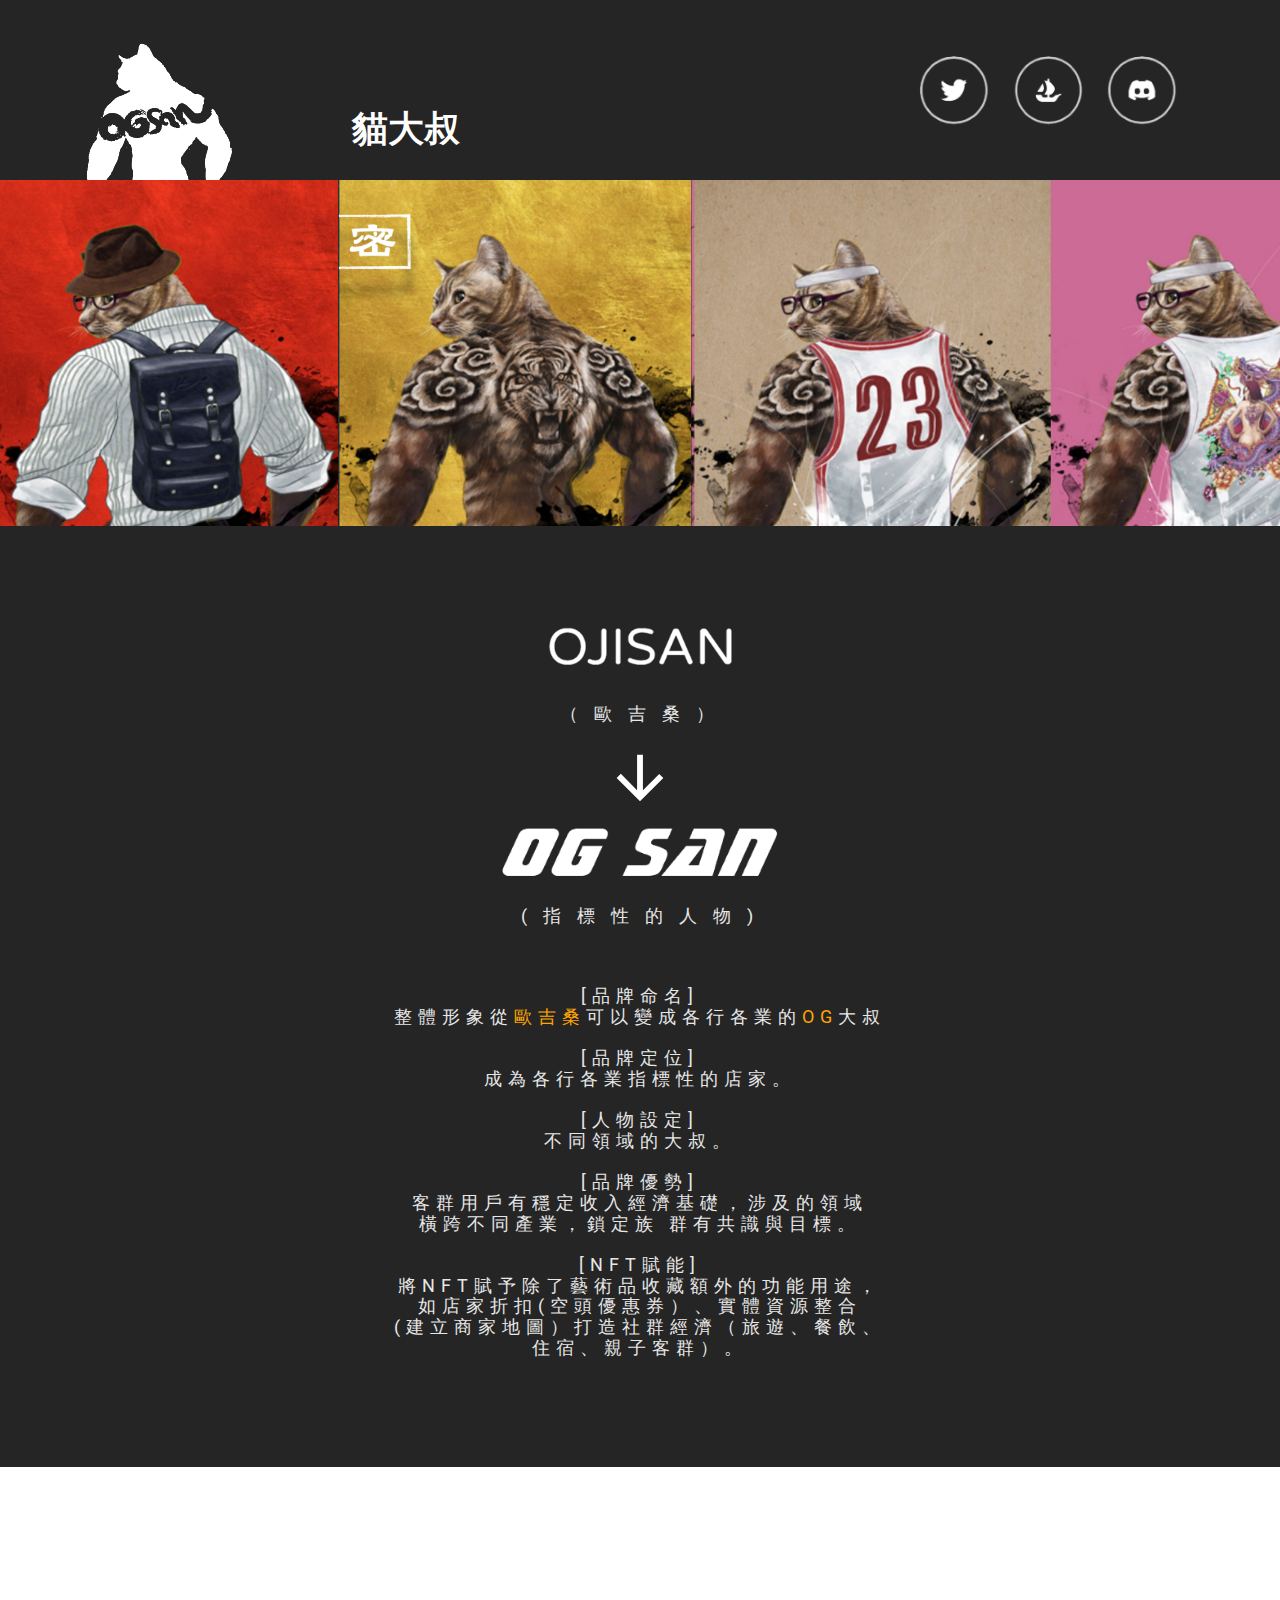
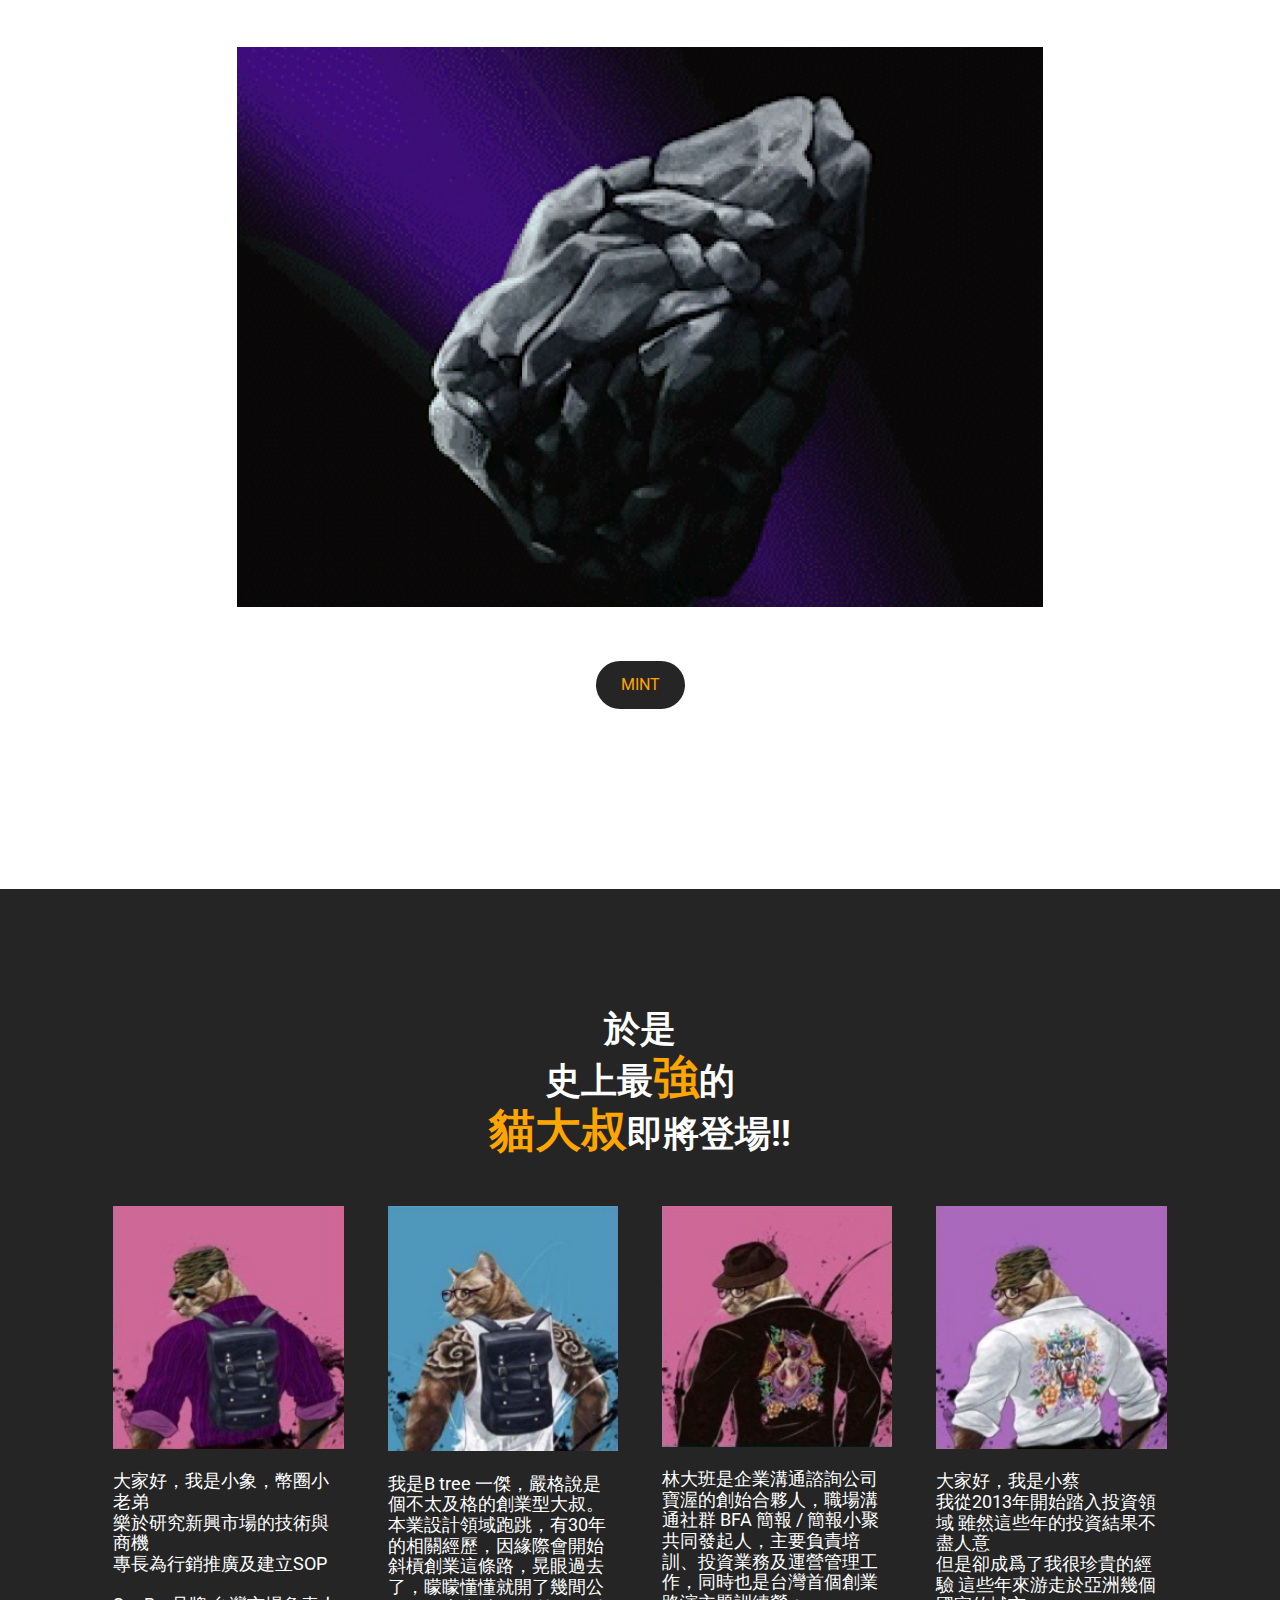
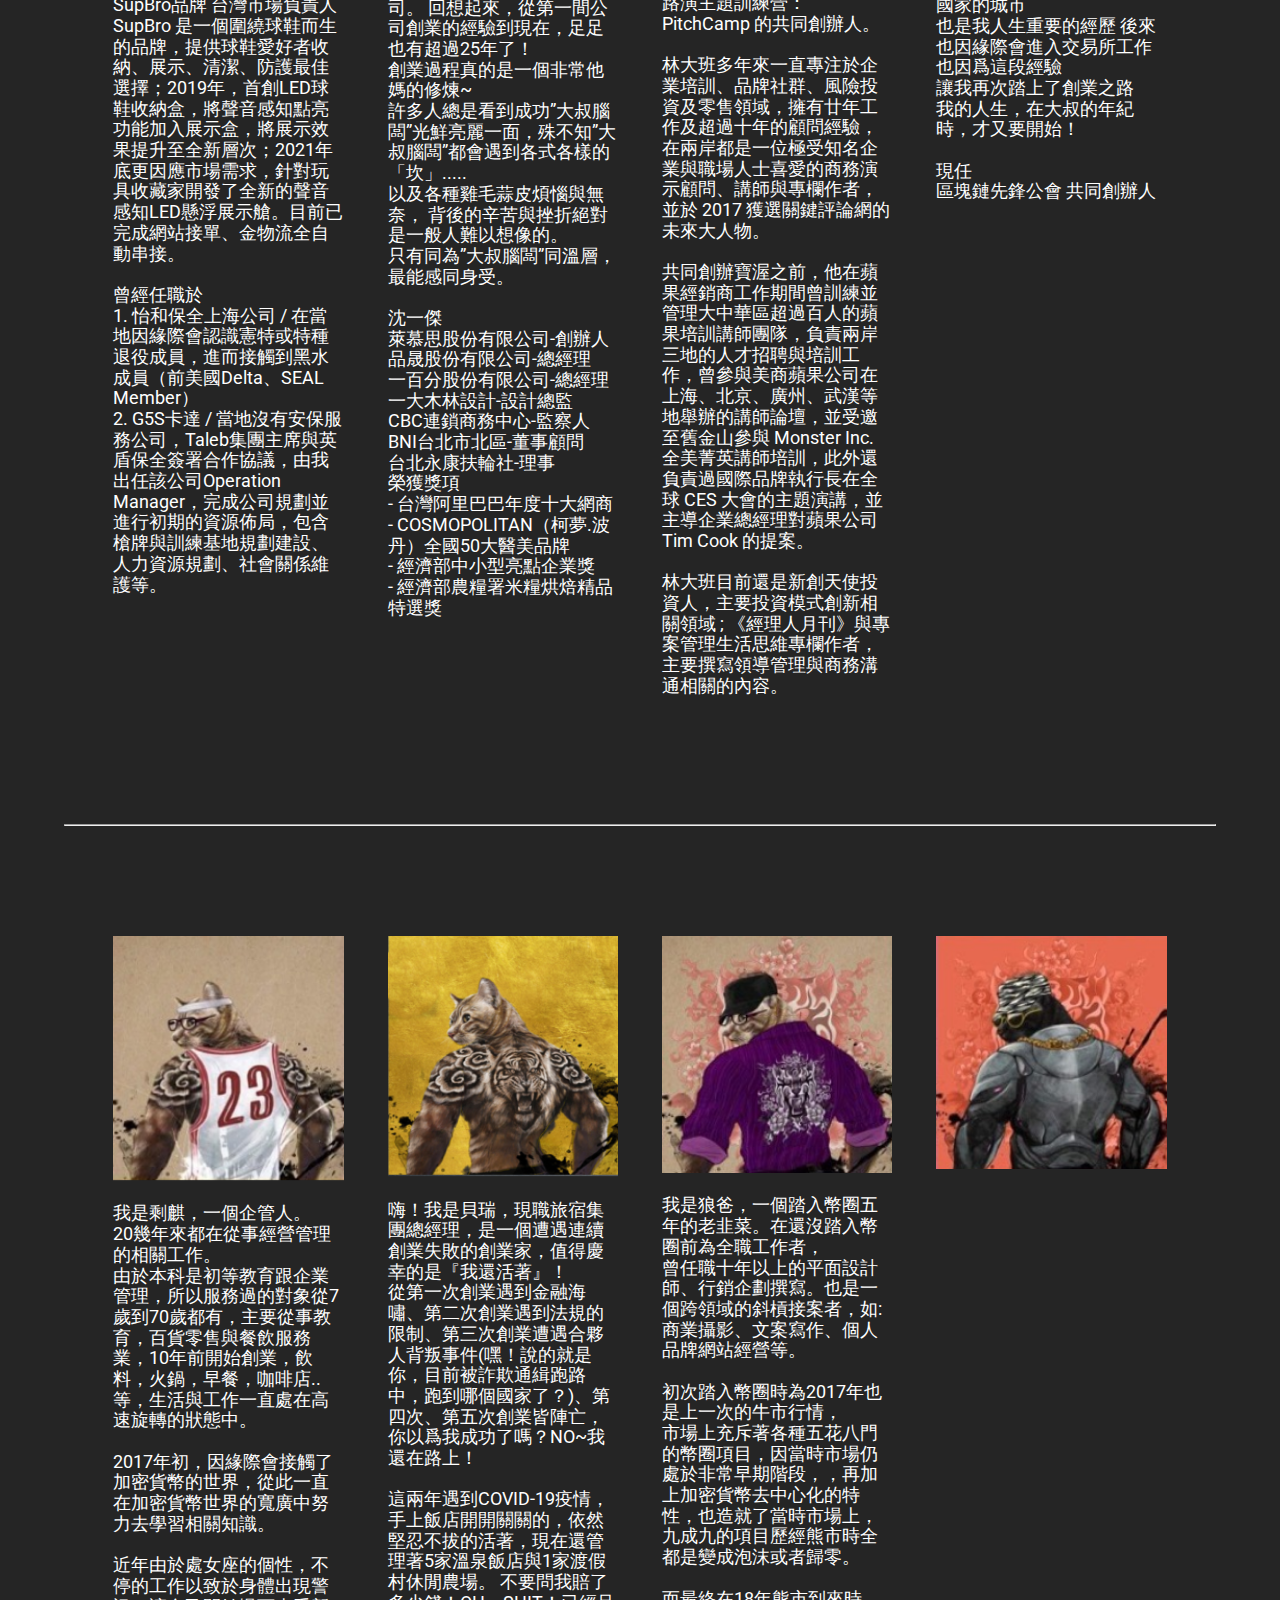
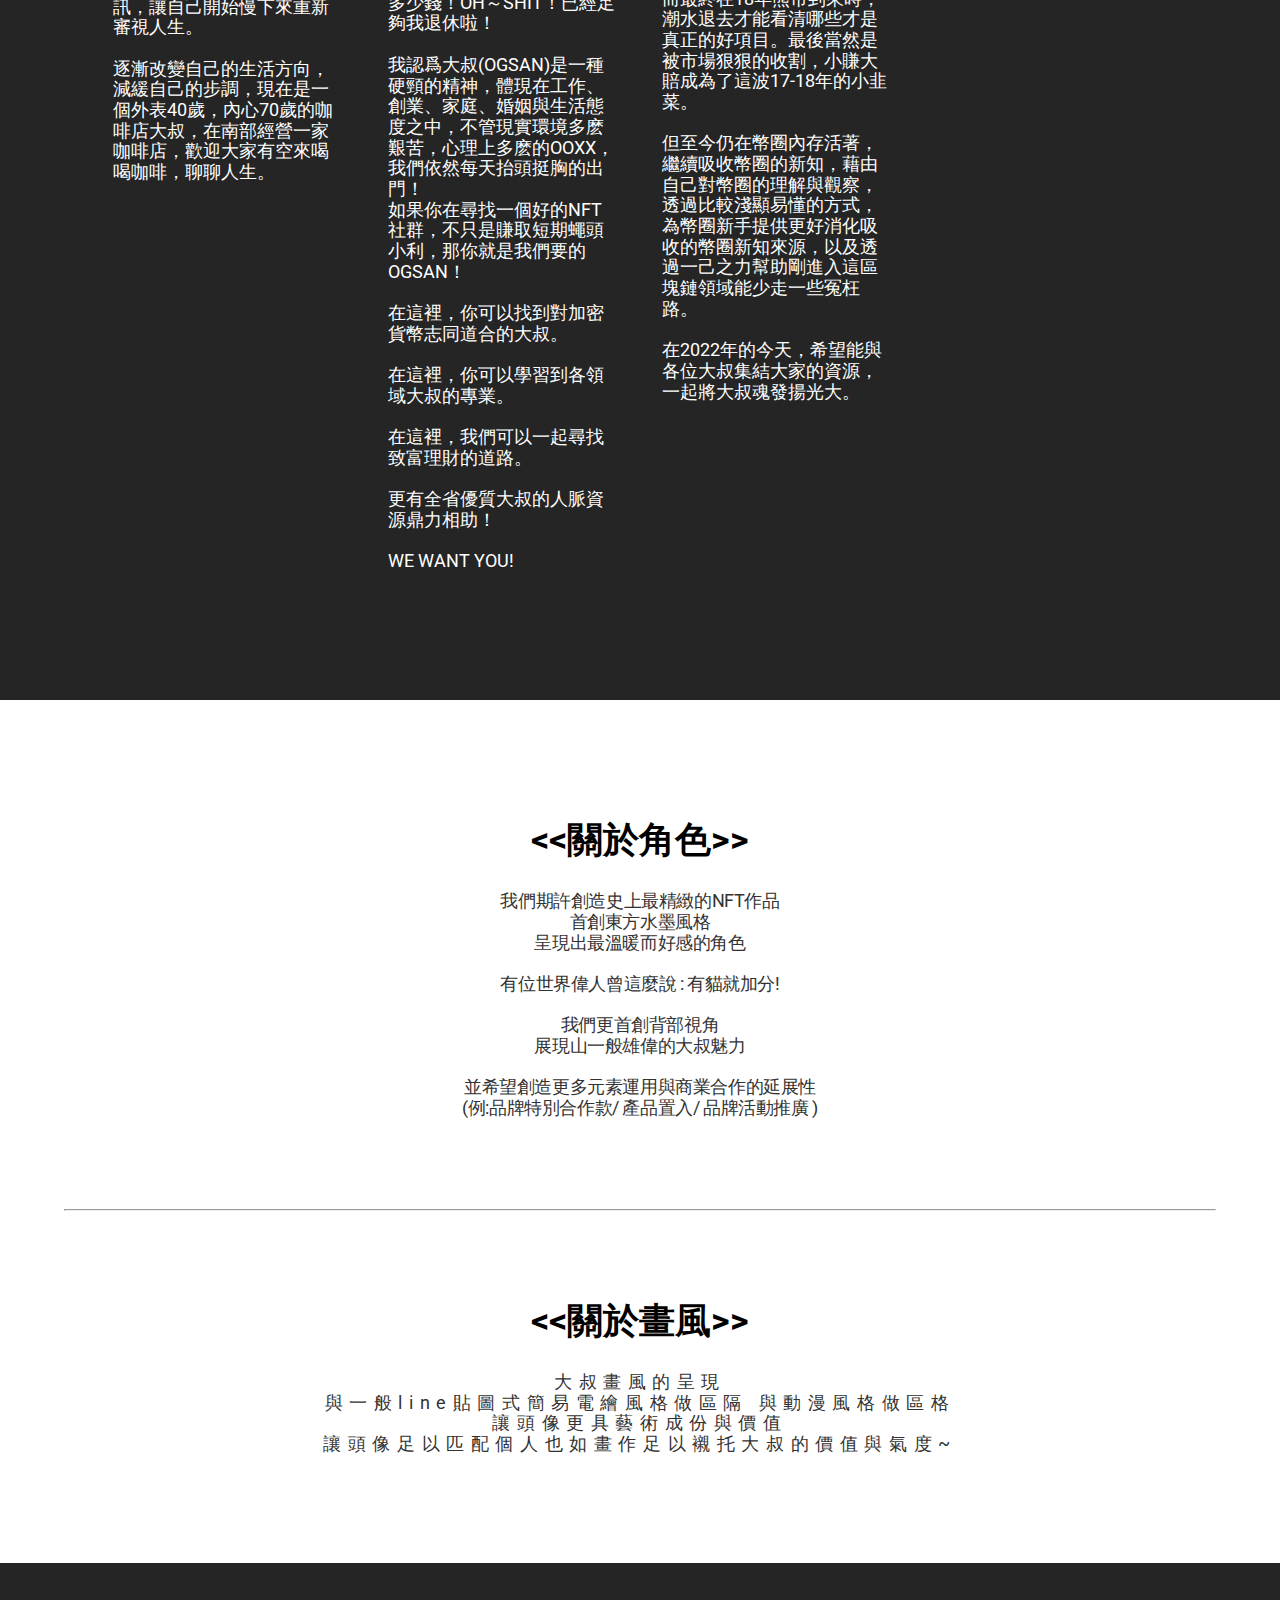
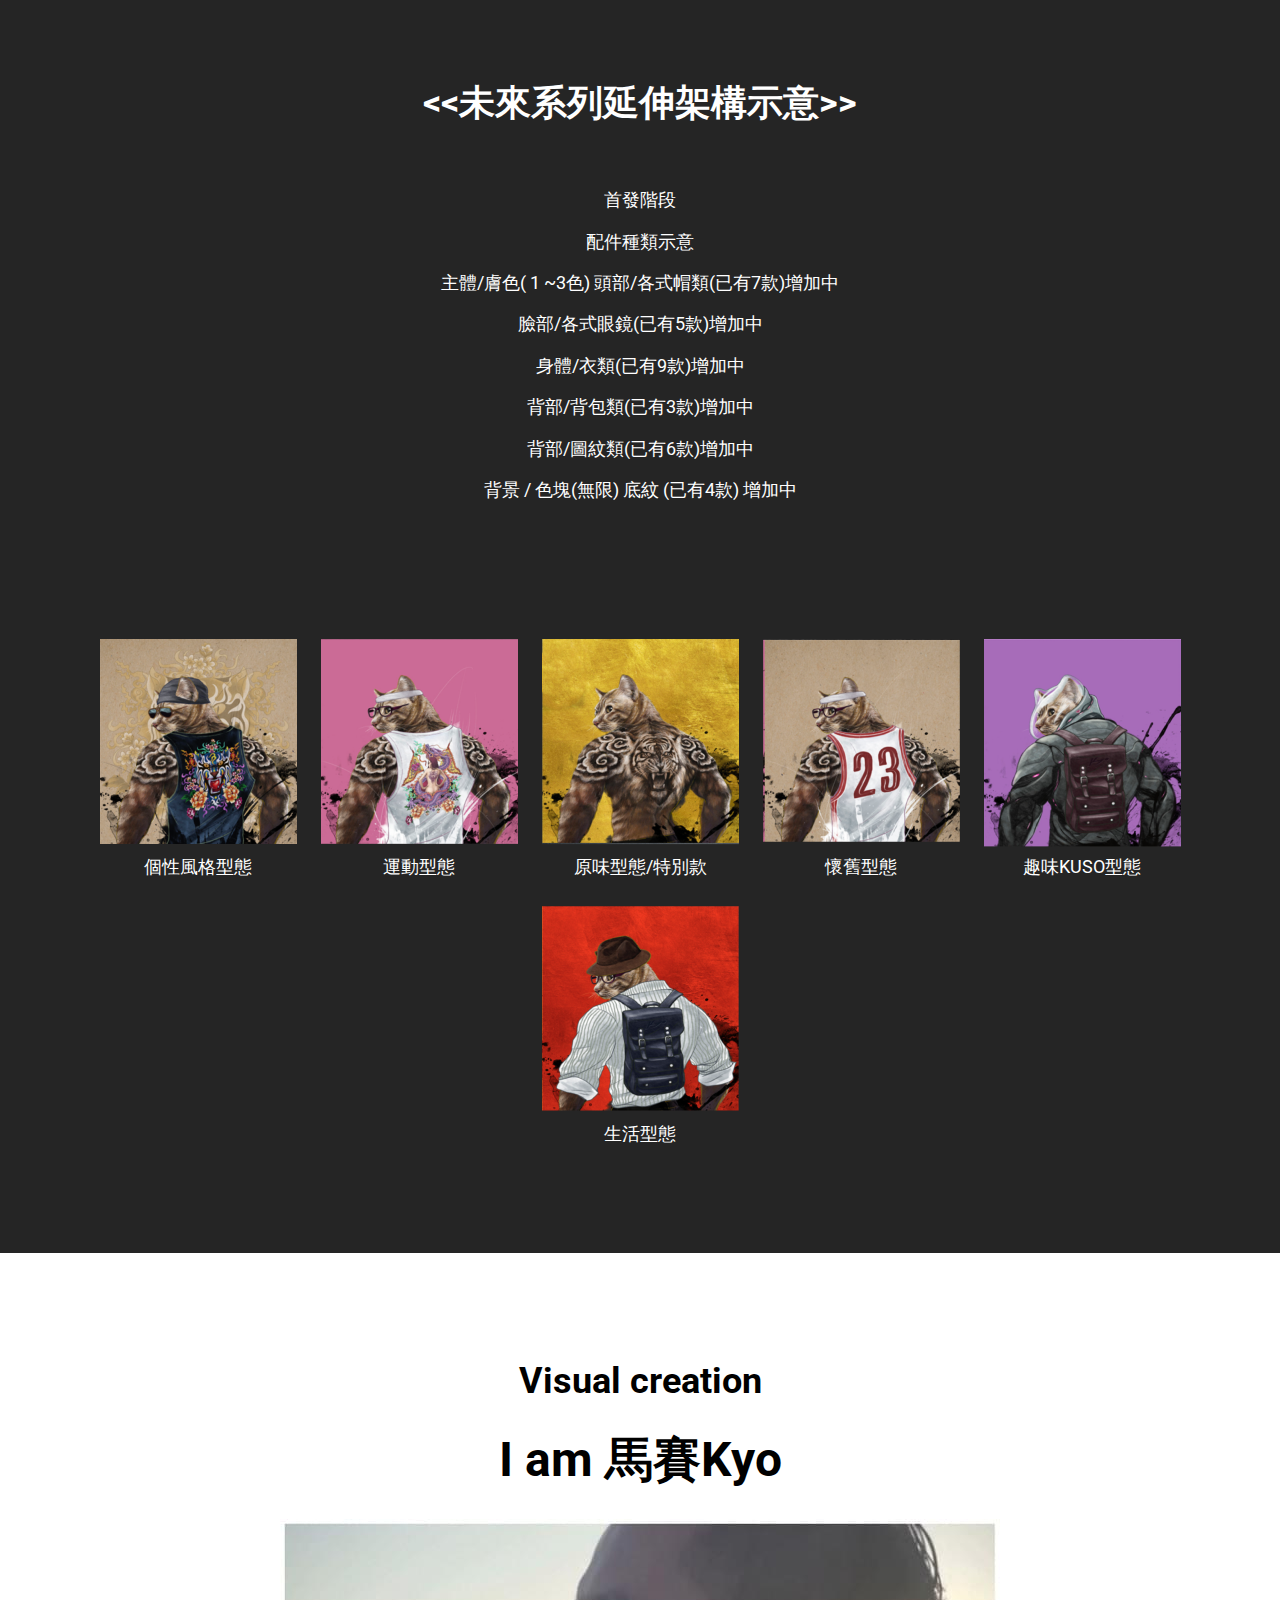
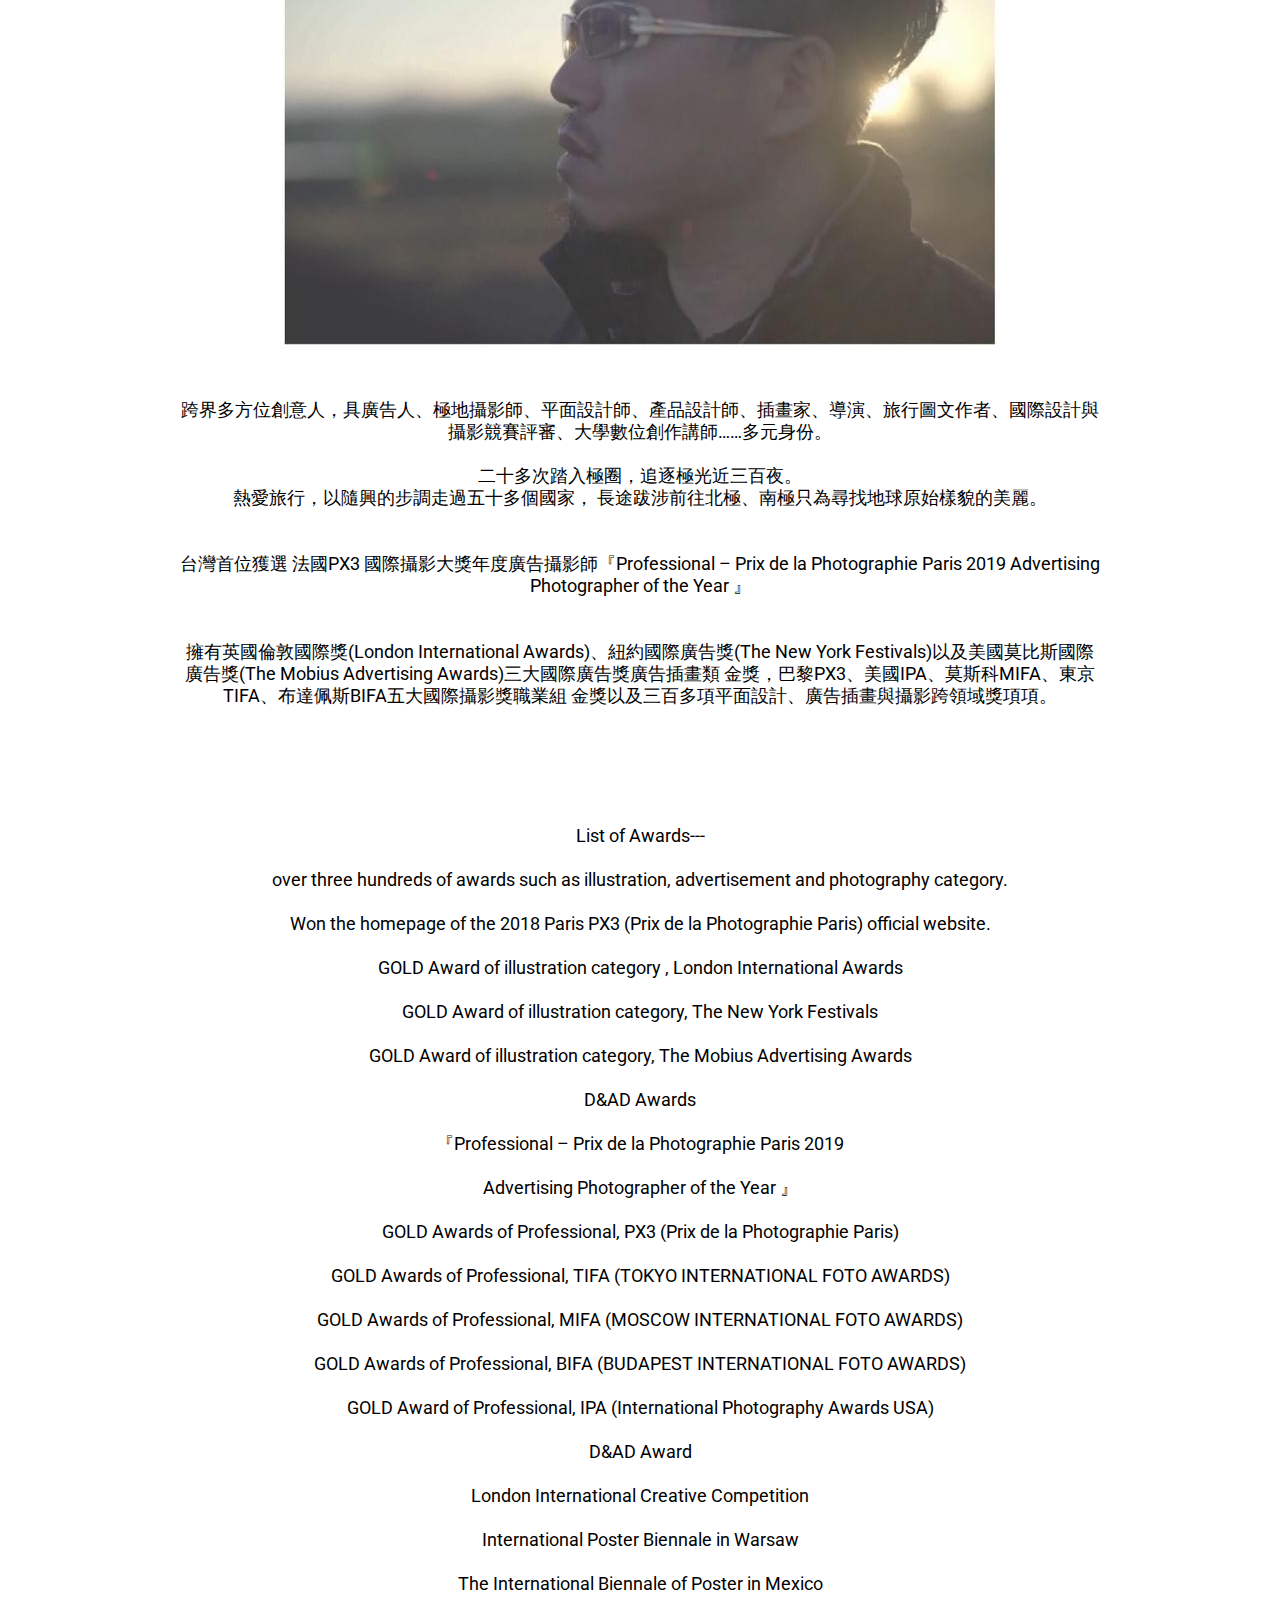
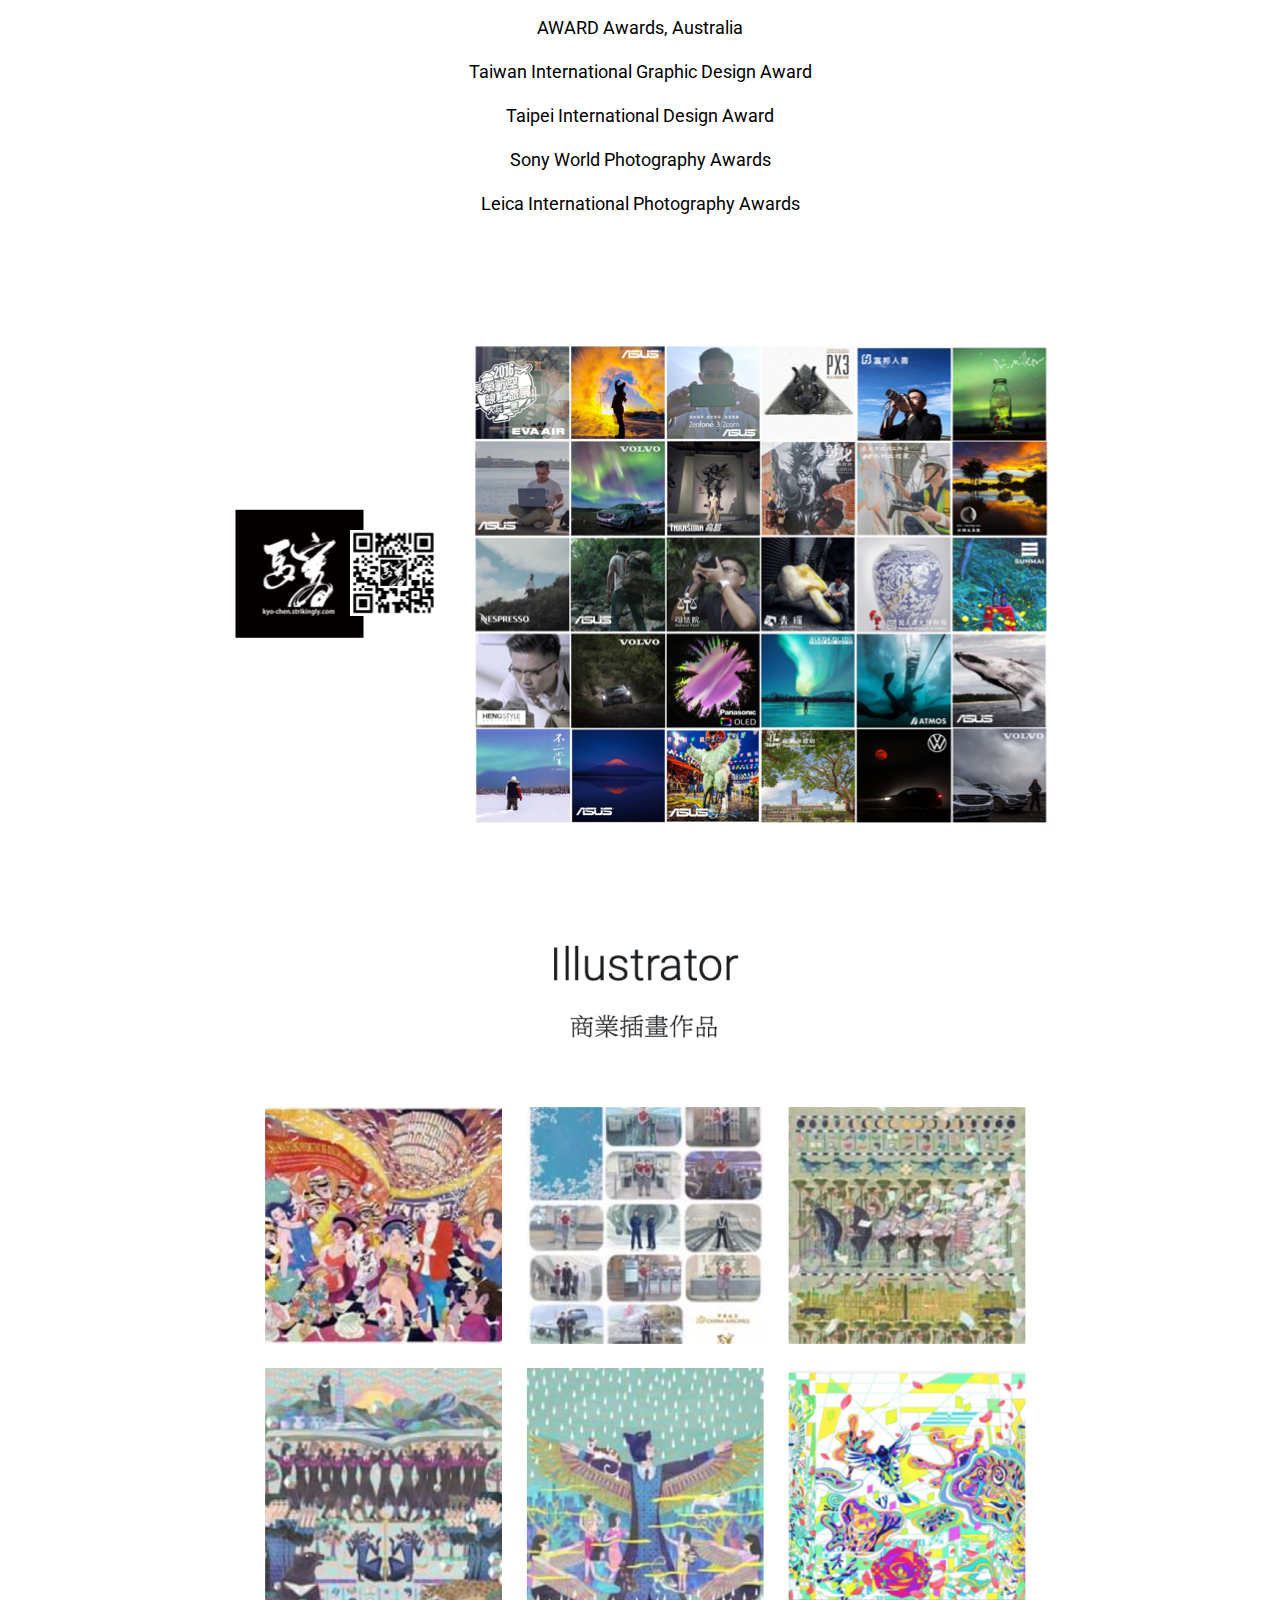
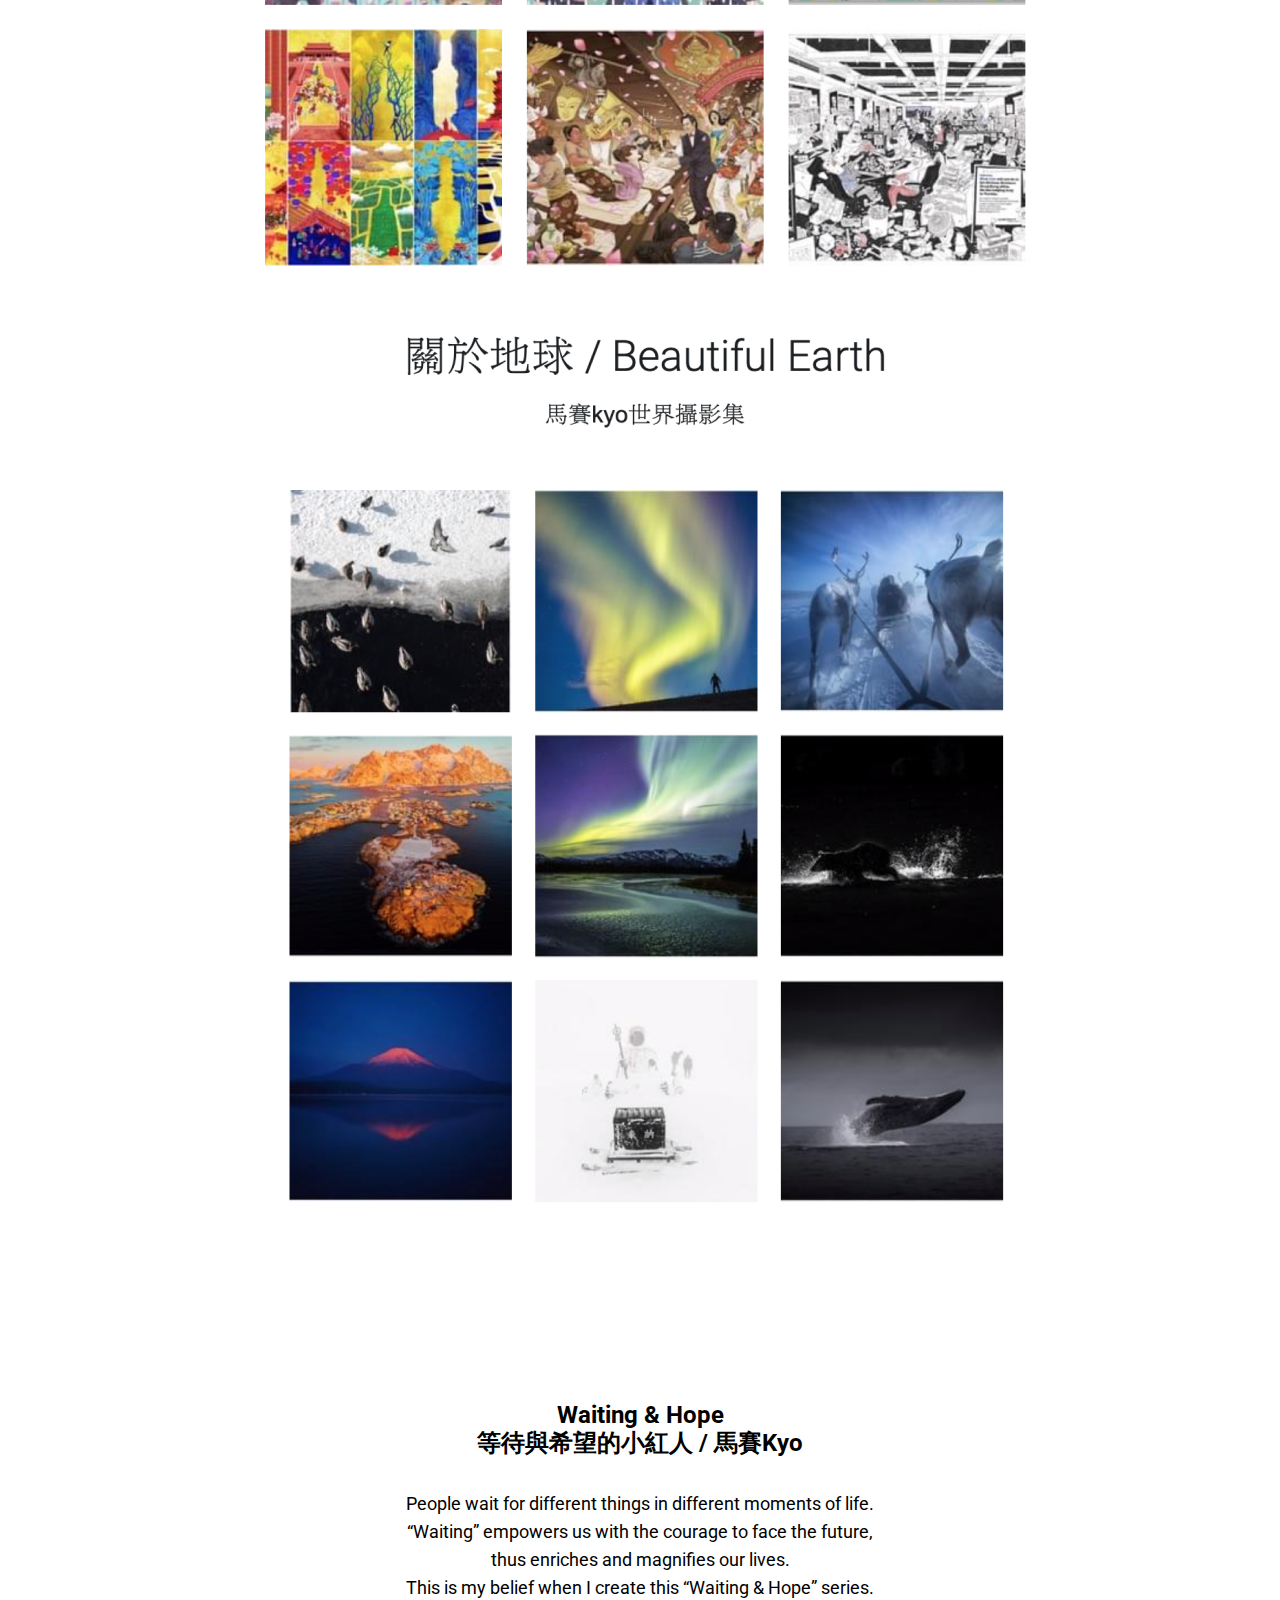
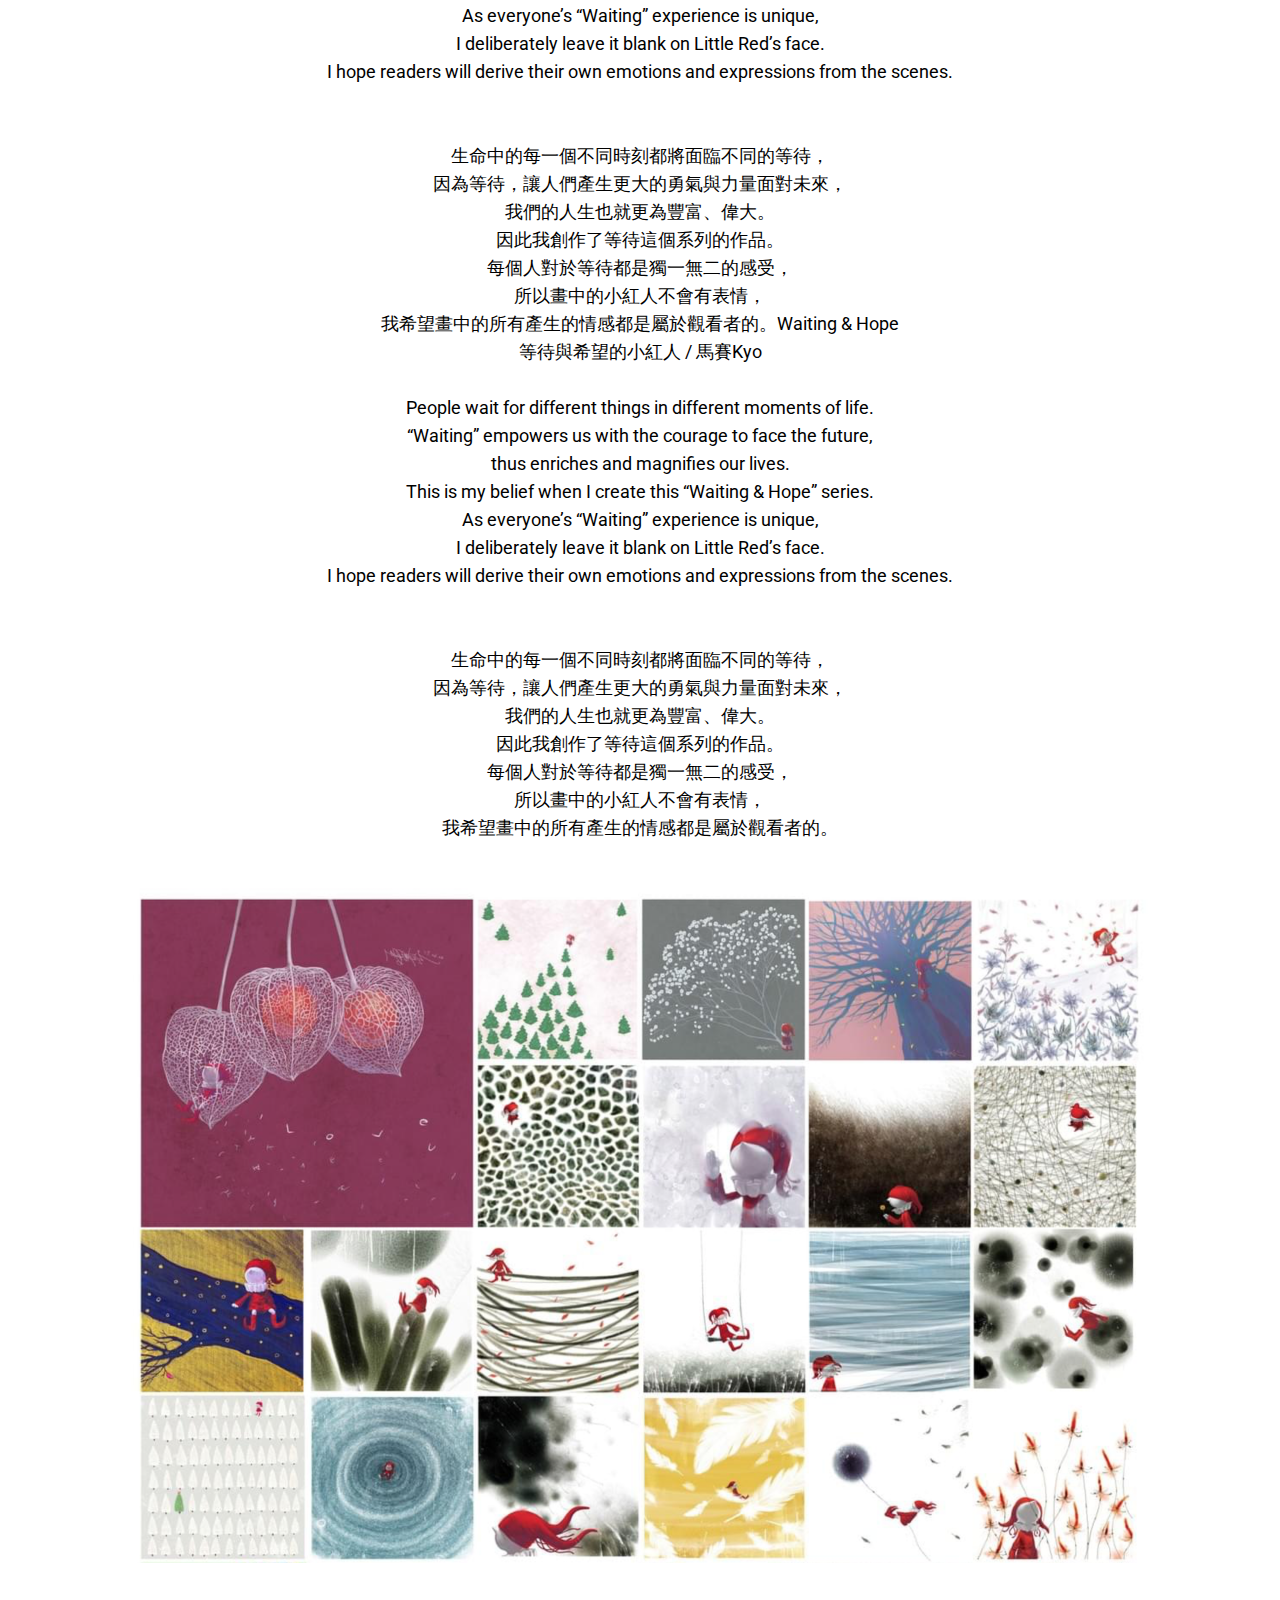
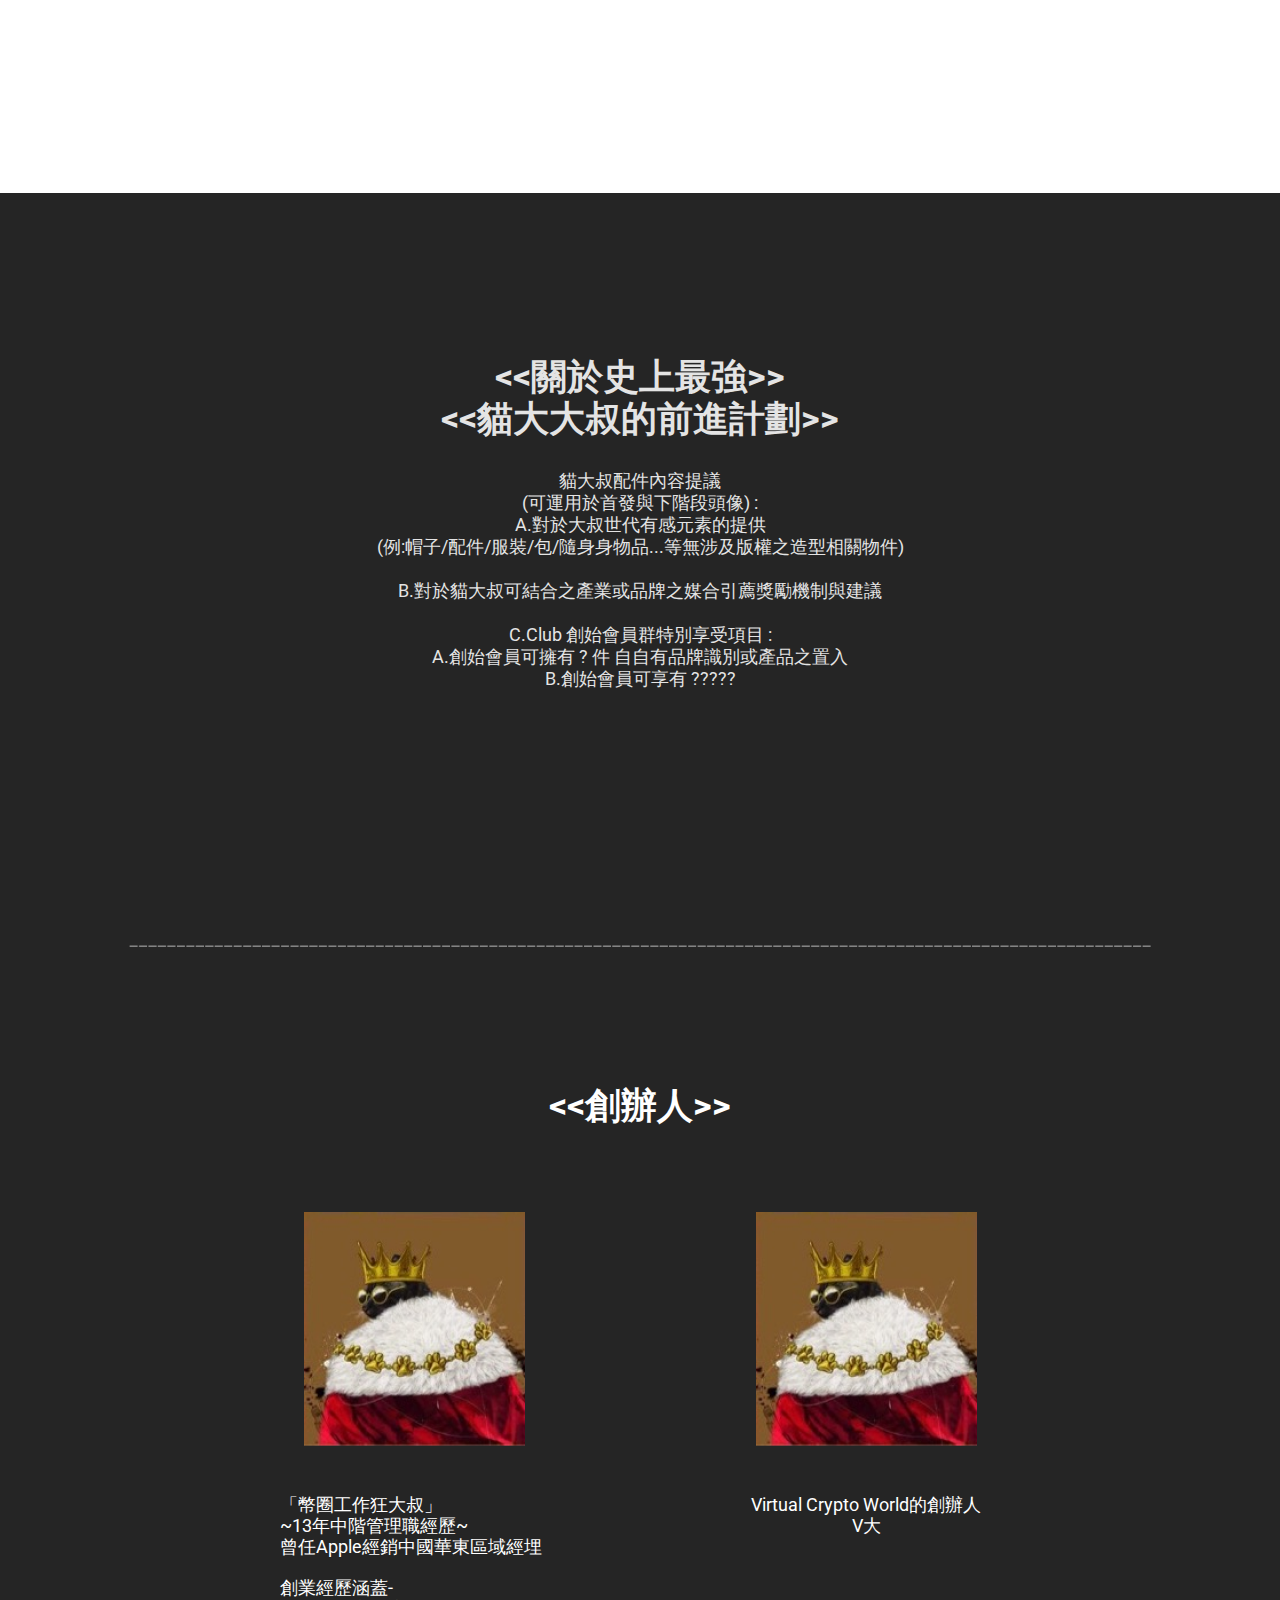
<file: outdated/index.html>
<!DOCTYPE html>
<html lang="en">
<head>
    <meta charset="UTF-8">
    <meta http-equiv="X-UA-Compatible" content="IE=edge">
    <meta name="viewport" content="width=device-width, initial-scale=1.0">
    <title>OGsan</title>
    <link rel="stylesheet" href="css/normalize.css">
    <link rel="stylesheet" href="css/index.css">
    <style>@import url('https://fonts.googleapis.com/css2?family=Roboto:ital,wght@0,100;0,300;0,400;0,500;0,700;0,900;1,100;1,300;1,400;1,500;1,700;1,900&display=swap');</style>
</head>
<body>
    <nav>
        <div class="left">
            <div class="logo">
                <img src="./assets/nav/logo.svg" alt="">
            </div>
            <h2 class="logo-text">貓大叔</h2>
        </div>
        <div class="right">
            <a href="" class="icon">
                <img src="assets/nav/twitter.png" alt="">
            </a>
            <a href="" class="icon">
                <img src="assets/nav/opensea.png" alt="">
            </a>
            <a href="" class="icon">
                <img src="assets/nav/discord.png" alt="">
            </a>
        </div>
    </nav>
    <section id="home">
        <div class="banner">
            <div class="pic">
                <img src="assets/home/banner.png" alt="">
            </div>
        </div>
        <div class="container">
            <div class="logo logo-top">
                <img src="./assets/home/OJISAN.png" alt="">
            </div>
            <br>
            <p>（ 歐 吉 桑 ）</p>
            <div class="arrow">
                <img src="./assets/home/arrow.svg" alt="">
            </div>
            <br>
            <div class="logo">
                <img src="./assets/home/OGSAN 2.png" alt="">
            </div>
            <p>( 指 標 性 的 人 物 )</p>
            <p>
                <br><br>
                [品牌命名]<br>
                整體形象從<span>歐吉桑</span>可以變成各行各業的<span>OG</span>大叔<br><br>
                
                [品牌定位]<br>
                成為各行各業指標性的店家。<br><br>
                
                [人物設定]<br>
                不同領域的大叔。<br><br>
                
                [品牌優勢]<br>
                客群用戶有穩定收入經濟基礎，涉及的領域<br>
                橫跨不同產業，鎖定族 群有共識與目標。<br><br>
                 
                [NFT賦能]<br>
                將NFT賦予除了藝術品收藏額外的功能用途，<br>
                如店家折扣(空頭優惠券）、實體資源整合 <br>
                (建立商家地圖）打造社群經濟（旅遊、餐飲、 <br> 
                住宿、親子客群）。
            </p>
        </div>
    </section>
    <section id="nft">
        <div class="container">
            <div class="pic">
                <img src="assets/nft/blindbox.png" alt="">
            </div>
            <br>
            <button>MINT</button>
        </div>
    </section>
    <section id="team">
        <div class="container">
            <h2>於是<br>
                史上最<span>強</span>的<br>
               <span>貓大叔</span>即將登場!!
            </h2>
            <div class="block">
                <div class="pic">
                    <img src="assets/about/about1.png" alt="">
                </div>
                <p>
                    大家好，我是小象，幣圈小老弟<br>
                    樂於研究新興市場的技術與商機<br>
                    專長為行銷推廣及建立SOP<br><br>

                    SupBro品牌 台灣市場負責人<br>
                    SupBro 是一個圍繞球鞋而生的品牌，提供球鞋愛好者收納、展示、清潔、防護最佳選擇；2019年，首創LED球鞋收納盒，將聲音感知點亮功能加入展示盒，將展示效果提升至全新層次；2021年底更因應市場需求，針對玩具收藏家開發了全新的聲音感知LED懸浮展示艙。目前已完成網站接單、金物流全自動串接。<br><br>
                    
                    曾經任職於<br>
                    1. 怡和保全上海公司 / 在當地因緣際會認識憲特或特種退役成員，進而接觸到黑水成員（前美國Delta、SEAL Member）<br>
                    2. G5S卡達 / 當地沒有安保服務公司，Taleb集團主席與英盾保全簽署合作協議，由我出任該公司Operation Manager，完成公司規劃並進行初期的資源佈局，包含槍牌與訓練基地規劃建設、人力資源規劃、社會關係維護等。
                </p>
            </div>
            <div class="block">
                <div class="pic">
                    <img src="assets/about/about2.png" alt="">
                </div>
                <p>
                    我是B tree 一傑，嚴格說是個不太及格的創業型大叔。<br>
                    本業設計領域跑跳，有30年的相關經歷，因緣際會開始斜槓創業這條路，晃眼過去了，矇矇懂懂就開了幾間公司。
                    回想起來，從第一間公司創業的經驗到現在，足足也有超過25年了！<br>
                    創業過程真的是一個非常他媽的修煉~<br>
                    許多人總是看到成功”大叔腦闆”光鮮亮麗一面，殊不知”大叔腦闆”都會遇到各式各樣的「坎」.....<br>
                    以及各種雞毛蒜皮煩惱與無奈，
                    背後的辛苦與挫折絕對是一般人難以想像的。<br>
                    只有同為”大叔腦闆”同溫層，最能感同身受。<br><br>
                    
                    沈一傑<br>
                    萊慕思股份有限公司-創辦人<br>
                    品晟股份有限公司-總經理<br>
                    一百分股份有限公司-總經理<br>
                    一大木林設計-設計總監<br>
                    CBC連鎖商務中心-監察人<br>
                    BNI台北市北區-董事顧問<br>
                    台北永康扶輪社-理事<br>
                    榮獲獎項<br>
                    - 台灣阿里巴巴年度十大網商<br>
                    - COSMOPOLITAN（柯夢.波丹）全國50大醫美品牌<br>
                    - 經濟部中小型亮點企業獎<br>
                    - 經濟部農糧署米糧烘焙精品特選獎<br>
                </p>
            </div>
            <div class="block">
                <div class="pic">
                    <img src="assets/about/about3.png" alt="">
                </div>
                <p>
                    林大班是企業溝通諮詢公司寶渥的創始合夥人，職場溝通社群 BFA 簡報 / 簡報小聚共同發起人，主要負責培訓、投資業務及運營管理工作，同時也是台灣首個創業路演主題訓練營：PitchCamp 的共同創辦人。<br><br>

                    林大班多年來一直專注於企業培訓、品牌社群、風險投資及零售領域，擁有廿年工作及超過十年的顧問經驗，在兩岸都是一位極受知名企業與職場人士喜愛的商務演示顧問、講師與專欄作者，並於 2017 獲選關鍵評論網的未來大人物。<br><br>
                    
                    共同創辦寶渥之前，他在蘋果經銷商工作期間曾訓練並管理大中華區超過百人的蘋果培訓講師團隊，負責兩岸三地的人才招聘與培訓工作，曾參與美商蘋果公司在上海、北京、廣州、武漢等地舉辦的講師論壇，並受邀至舊金山參與 Monster Inc. 全美菁英講師培訓，此外還負責過國際品牌執行長在全球 CES 大會的主題演講，並主導企業總經理對蘋果公司 Tim Cook 的提案。<br><br>
                    
                    林大班目前還是新創天使投資人，主要投資模式創新相關領域 ; 《經理人月刊》與專案管理生活思維專欄作者，主要撰寫領導管理與商務溝通相關的內容。
                </p>
            </div>
            <div class="block">
                <div class="pic">
                    <img src="assets/about/about4.png" alt="">
                </div>
                <p>
                    大家好，我是小蔡<br>
                    我從2013年開始踏入投資領域
                    雖然這些年的投資結果不盡人意<br>
                    但是卻成爲了我很珍貴的經驗
                    這些年來游走於亞洲幾個國家的城市<br>
                    也是我人生重要的經歷
                    後來也因緣際會進入交易所工作<br>
                    也因爲這段經驗<br>
                    讓我再次踏上了創業之路<br>
                    我的人生，在大叔的年紀時，才又要開始！<br><br>
                    
                    現任<br>
                    區塊鏈先鋒公會 共同創辦人
                </p>
            </div>            
            <hr class="hr-margin"> <!--hr-->           
            <div class="block">
                <div class="pic">
                    <img src="assets/about/about5.png" alt="">
                </div>
                <p>
                    我是剩麒，一個企管人。<br>
                    20幾年來都在從事經營管理的相關工作。<br>
                    由於本科是初等教育跟企業管理，所以服務過的對象從7歲到70歲都有，主要從事教育，百貨零售與餐飲服務業，10年前開始創業，飲料，火鍋，早餐，咖啡店..等，生活與工作一直處在高速旋轉的狀態中。<br><br>
                    
                    2017年初，因緣際會接觸了加密貨幣的世界，從此一直在加密貨幣世界的寬廣中努力去學習相關知識。<br><br>
                    
                    近年由於處女座的個性，不停的工作以致於身體出現警訊，讓自己開始慢下來重新審視人生。<br><br>
                    逐漸改變自己的生活方向，減緩自己的步調，現在是一個外表40歲，內心70歲的咖啡店大叔，在南部經營一家咖啡店，歡迎大家有空來喝喝咖啡，聊聊人生。
                </p>
            </div>
            <div class="block">
                <div class="pic">
                    <img src="assets/about/about6.png" alt="">
                </div>
                <p>
                    嗨！我是貝瑞，現職旅宿集團總經理，是一個遭遇連續創業失敗的創業家，值得慶幸的是『我還活著』！<br>
                    從第一次創業遇到金融海嘯、第二次創業遇到法規的限制、第三次創業遭遇合夥人背叛事件(嘿！說的就是你，目前被詐欺通緝跑路中，跑到哪個國家了？)、第四次、第五次創業皆陣亡，你以爲我成功了嗎？NO~我還在路上！<br><br>
                    
                    這兩年遇到COVID-19疫情，手上飯店開開關關的，依然堅忍不拔的活著，現在還管理著5家溫泉飯店與1家渡假村休閒農場。
                    不要問我賠了多少錢！OH～SHIT！已經足夠我退休啦！<br><br>
                    
                    我認爲大叔(OGSAN)是一種硬頸的精神，體現在工作、創業、家庭、婚姻與生活態度之中，不管現實環境多麽艱苦，心理上多麽的OOXX，我們依然每天抬頭挺胸的出門！<br>
                    如果你在尋找一個好的NFT社群，不只是賺取短期蠅頭小利，那你就是我們要的OGSAN！<br><br>
                    
                    在這裡，你可以找到對加密貨幣志同道合的大叔。<br><br>
                    
                    在這裡，你可以學習到各領域大叔的專業。<br><br>
                    
                    在這裡，我們可以一起尋找致富理財的道路。<br><br>
                    
                    更有全省優質大叔的人脈資源鼎力相助！<br><br>
                    
                    WE WANT YOU!
                </p>
            </div>
            <div class="block">
                <div class="pic">
                    <img src="assets/about/about7.png" alt="">
                </div>
                <p>
                    我是狼爸，一個踏入幣圈五年的老韭菜。在還沒踏入幣圈前為全職工作者，<br>
                    曾任職十年以上的平面設計師、行銷企劃撰寫。也是一個跨領域的斜槓接案者，如:商業攝影、文案寫作、個人品牌網站經營等。<br><br>
                    
                    初次踏入幣圈時為2017年也是上一次的牛市行情，<br>
                    市場上充斥著各種五花八門的幣圈項目，因當時市場仍處於非常早期階段，，再加上加密貨幣去中心化的特性，也造就了當時市場上，九成九的項目歷經熊市時全都是變成泡沫或者歸零。<br><br>
                    
                    而最終在18年熊市到來時，潮水退去才能看清哪些才是真正的好項目。最後當然是被市場狠狠的收割，小賺大賠成為了這波17-18年的小韭菜。<br><br>
                    
                    但至今仍在幣圈內存活著，繼續吸收幣圈的新知，藉由自己對幣圈的理解與觀察，透過比較淺顯易懂的方式，為幣圈新手提供更好消化吸收的幣圈新知來源，以及透過一己之力幫助剛進入這區塊鏈領域能少走一些冤枉路。<br><br>
                    
                    在2022年的今天，希望能與各位大叔集結大家的資源，一起將大叔魂發揚光大。
                </p>
            </div>
            <div class="block">
                <div class="pic">
                    <img src="assets/about/about8.png" alt="">
                </div>
                <p></p>
            </div>
        </div>

    </section>
    <section id="about">
        <div class="container">
            <h2>&lt;&lt;關於⾓色&gt;&gt;</h2>
            <p>
                我們期許創造史上最精緻的NFT作品<br> 
                首創東方水墨風格<br>
                呈現出最溫暖⽽好感的角色<br><br>
                
                有位世界偉人曾這麼說 : 有貓就加分!<br><br>
                
                 我們更首創背部視⾓<br>
                展現⼭⼀般雄偉的⼤叔魅力<br><br>
                
                並希望創造更多元素運用與商業合作的延展性<br>
                 (例:品牌特別合作款/ 產品置入/ 品牌活動推廣 )
            </p>
            <hr>
            <h2>&lt;&lt;關於畫風&gt;&gt;</h2>
            <p class="big-ls">
                ⼤叔畫風的呈現 <br>
                與一般line貼圖式簡易電繪風格做區隔 與動漫⾵格做區格<br>
                讓頭像更具藝術成份與價值<br>
                讓頭像足以匹配個人也如畫作足以襯托大叔的價值與氣度~
            </p>
        </div>
    </section>
    <section id="future">
        <div class="container">
            <h2>&lt;&lt;未來系列延伸架構示意&gt;&gt;</h2><br>
            <p>
                首發階段<br><br>
                配件種類示意<br><br>  
                主體/膚色( 1 ~3色) 頭部/各式帽類(已有7款)增加中<br><br> 
                臉部/各式眼鏡(已有5款)增加中<br><br> 
                ⾝體/衣類(已有9款)增加中<br><br> 
                背部/背包類(已有3款)增加中<br><br> 
                背部/圖紋類(已有6款)增加中<br><br>
                背景 / 色塊(無限) 底紋 (已有4款) 增加中<br><br>
            </p>
        </div>
        <div class="bottom-pic">            
            <div class="block">                
                <div class="pic">
                    <img src="assets/future/future1.png" alt="">
                </div>
                <p>個性風格型態</p>
            </div>
            <div class="block">                
                <div class="pic">
                    <img src="assets/future/future2.png" alt="">
                </div>
                <p>運動型態</p>
            </div>
            <div class="block">                
                <div class="pic">
                    <img src="assets/future/future3.png" alt="">
                </div>
                <p>原味型態/特別款</p>
            </div>
            <div class="block">                
                <div class="pic">
                    <img src="assets/future/future4.png" alt="">
                </div>
                <p>懷舊型態</p>
            </div>
            <div class="block">                
                <div class="pic">
                    <img src="assets/future/future5.png" alt="">
                </div>
                <p>趣味KUSO型態</p>
            </div>
            <div class="block">                
                <div class="pic">
                    <img src="assets/future/future6.png" alt="">
                </div>
                <p>生活型態</p>
            </div>
        </div>
    </section>
    <section id="vc">
        <div class="container">
            <h2>Visual creation</h2>
            <h1>I am 馬賽Kyo</h1>
            <img src="./assets/vc/Kyo_Chen_cwnnmn 1.png">
            <p>跨界多方位創意人，具廣告人、極地攝影師、平面設計師、產品設計師、插畫家、導演、旅行圖文作者、國際設計與攝影競賽評審、大學數位創作講師……多元身份。<br><br>
                二十多次踏入極圈，追逐極光近三百夜。<br>
                熱愛旅行，以隨興的步調走過五十多個國家， 長途跋涉前往北極、南極只為尋找地球原始樣貌的美麗。<br><br><br>
                台灣首位獲選 法國PX3 國際攝影大獎年度廣告攝影師『Professional – Prix de la Photographie Paris 2019
                Advertising Photographer of the Year 』<br><br><br>
                擁有英國倫敦國際獎(London International Awards)、紐約國際廣告獎(The New York Festivals)以及美國莫比斯國際廣告獎(The Mobius Advertising Awards)三大國際廣告獎廣告插畫類 金獎，巴黎PX3、美國IPA、莫斯科MIFA、東京TIFA、布達佩斯BIFA五大國際攝影獎職業組 金獎以及三百多項平面設計、廣告插畫與攝影跨領域獎項項。
            </p>
            <br><br><br><br>
            <p>
                List of Awards---<br><br>
            over three hundreds of awards such as illustration, advertisement and photography category.<br><br>
            Won the homepage of the 2018 Paris PX3 (Prix de la Photographie Paris)  official website.<br><br>
            GOLD Award of illustration category , London International Awards<br><br>
            GOLD Award of illustration category, The New York Festivals<br><br>
            GOLD Award of illustration category, The Mobius Advertising Awards<br><br>
            D&AD Awards<br><br>
            『Professional – Prix de la Photographie Paris 2019<br><br>
            Advertising Photographer of the Year 』<br><br>
            GOLD Awards of Professional, PX3 (Prix de la Photographie Paris)<br><br>
            GOLD Awards of Professional, TIFA (TOKYO INTERNATIONAL FOTO AWARDS)<br><br>
            GOLD Awards of Professional, MIFA (MOSCOW INTERNATIONAL FOTO AWARDS)<br><br>
            GOLD Awards of Professional, BIFA (BUDAPEST INTERNATIONAL FOTO AWARDS)<br><br>
            GOLD Award of Professional, IPA (International Photography Awards USA)<br><br>
            D&AD Award<br><br>
            London International Creative Competition<br><br>
            International Poster Biennale in Warsaw<br><br>
            The International Biennale of Poster in Mexico<br><br>
            AWARD Awards, Australia<br><br>
            Taiwan International Graphic Design Award<br><br>
            Taipei International Design Award<br><br>
            Sony World Photography Awards<br><br>
            Leica International Photography Awards<br><br><br><br><br>
            </p>
            <img src="./assets/vc/portfolio1.png">
            <img src="./assets/vc/portfolio2.png">
            <img src="./assets/vc/portfolio3.png">
            <div class="waiting"> 
                <h3>
                    Waiting & Hope<br>
                    等待與希望的小紅人 / 馬賽Kyo
                </h3>
                <p class="waiting-info"> 
                    People wait for different things in different moments of life.<br>
                    “Waiting” empowers us with the courage to face the future,<br>
                    thus enriches and magnifies our lives.<br>
                    This is my belief when I create this “Waiting & Hope” series.<br>
                    As everyone’s “Waiting” experience is unique,<br>
                    I deliberately leave it blank on Little Red’s face.<br>
                    I hope readers will derive their own emotions and expressions from the scenes.<br><br><br>
                     
                     
                    生命中的每一個不同時刻都將面臨不同的等待，<br>
                    因為等待，讓人們產生更大的勇氣與力量面對未來，<br>
                    我們的人生也就更為豐富、偉大。<br>
                    因此我創作了等待這個系列的作品。<br>
                    每個人對於等待都是獨一無二的感受，<br>
                    所以畫中的小紅人不會有表情，<br>
                    我希望畫中的所有產生的情感都是屬於觀看者的。Waiting & Hope<br>
                    等待與希望的小紅人 / 馬賽Kyo<br><br>
                     
                    People wait for different things in different moments of life.<br>
                    “Waiting” empowers us with the courage to face the future,<br>
                    thus enriches and magnifies our lives.<br>
                    This is my belief when I create this “Waiting & Hope” series.<br>
                    As everyone’s “Waiting” experience is unique,<br>
                    I deliberately leave it blank on Little Red’s face.<br>
                    I hope readers will derive their own emotions and expressions from the scenes.<br><br><br>
                     
                     
                    生命中的每一個不同時刻都將面臨不同的等待，<br>
                    因為等待，讓人們產生更大的勇氣與力量面對未來，<br>
                    我們的人生也就更為豐富、偉大。<br>
                    因此我創作了等待這個系列的作品。<br>
                    每個人對於等待都是獨一無二的感受，<br>
                    所以畫中的小紅人不會有表情，<br>
                    我希望畫中的所有產生的情感都是屬於觀看者的。<br><br>
                </p>
            </div>
            
            <img src="./assets/vc/portfolio4.png">

        </div>
    </section>    
    <div class="roadmap-founder">
        <section id="roadmap">
            <div class="container">
                <div class="roadmap-info">
                    <h2>&lt;&lt;關於史上最強&gt;&gt;<br>
                        &lt;&lt;貓⼤大叔的前進計劃&gt;&gt;
                    </h2>
                    <p>
                        貓大叔配件內容提議<br>
                    (可運用於首發與下階段頭像) :<br>
                    A.對於大叔世代有感元素的提供<br>
                    (例:帽⼦/配件/服裝/包/隨⾝身物品...等無涉及版權之造型相關物件)<br><br>
                    B.對於貓⼤叔可結合之產業或品牌之媒合引薦獎勵機制與建議<br><br>
                    C.Club 創始會員群特別享受項目 :<br>
                    A.創始會員可擁有 ? 件 ⾃自有品牌識別或產品之置入<br>
                    B.創始會員可享有 ?????
                    </p>
                </div>
            </div>
        </section>
        <section id="founder">
            <img  class="dash" src="./assets/founder/dash.png">
            <div class="container">
                <h2>&lt;&lt;創辦人&gt;&gt;</h2>
                <div class="founder-container">
                    <div class="founder-info">
                        <img class="founder-pic" src="./assets/founder/founder.png">
                        <p id="founder1">
                            「幣圈工作狂大叔」<br>
                        ~13年中階管理職經歷~<br>
                        曾任Apple經銷中國華東區域經埋<br><br>
    
                        創業經歷涵蓋-<br>
                        品牌、電商、房地產、金融、國貿、加密貨幣<br>
                        10年以上教學、運營經歷<br>
                        目前為二間公司董事、一間公司負責人<br><br>
    
                        ~5年幣圈資歷 ~<br>
                        經歷過2017年躺賺的美好年代 <br>
                        也見証2018~2019的大熊市、礦機關機、百幣齊跌<br><br>
    
                        幣圈經歷：<br>
                        #場外交易幣商<br>
                        #合約交易操盤<br>
                        #國際搬磚教學<br>
                        #東南亞、台灣、中國礦場經營<br>
                        #參與多項ICO、IEO計劃<br>
                        #去中心化交易所股東<br>
                        </p>
                    </div>
                    <div class="founder-info">
                        <img  class="founder-pic" src="./assets/founder/founder.png">
                        <p>
                            Virtual Crypto World的創辦人<br>
                            V大
                        </p>
                    </div>
                </div>
            </div>
        </section>
    </div>
</body>
</html>
</file>
<file: outdated/css/index.css>
*{
    position: relative;
    font-family: 'Roboto', sans-serif;
}
html,body{
    width: 100%;
    height: 100%;
    padding: 0;
    margin: 0;
    text-align: center;
}
h1{
	font-size:3rem;
    /* font-size: 48px; */
}
h2{
	font-size:2.25rem;
    /* font-size: 36px; */
}
h3{
	font-size:1.5rem;
    /* font-size: 24px; */
}
p{
	font-size:1.125rem;
    /* font-size: 18px; */
    font-weight: 400;
}
section{
    width: 100vw;
    text-align: center;
}
.container{
    display: inline-block;
    text-align: center;
    width: 90vw;
    padding-top: 10vh;
    padding-bottom: 10vh;
}

nav{
    background-color: #252525;
    text-align: left;
    color: white;
    height: 20vh;
    vertical-align: top;
}
nav .left{
    display: inline-block;
    height: 100%;
    vertical-align: bottom;
}
nav .logo{
    display: inline-block;
    vertical-align: bottom;
    height: 100%;
    /* width: 20vw; */
}
nav .logo-text{
    display: inline-block;
}
nav .right{
    position: absolute;
    right: 50px;
    display: inline-block;    
    height: 100%;
    vertical-align: top;
    width: 25vw;
}
nav .icon{
    display: inline-block;
    width: 7vw;
    height: 7vw;
    top: 50%;
    transform: translateY(-50%);
    min-width: 40px;
    min-height: 40px;
}
nav img{
    display: inline-block;
    width: 100%;
    height: 100%;
}

/* home */
#home {
    background-color: #252525;
    color: #e7e7e7;
    font-family: Amiri;
    letter-spacing:0.375rem;
}
#home .pic{
    width: 100vw;
}
#home img{
    display: inline-block;
    width: 100%;
    height: 100%;
}
#home .logo{
    display: inline-block;
    max-width: 300px;
    width: 40vw;
}
#home .logo-top{
    max-width: 200px;
}
#home .arrow{
    display: inline-block;
    max-width: 70px;
    width: 10vw;
}
#home p span{
    color: orange;
}

/* nft */
#nft .container{
    padding-top: 20vh;
    padding-bottom: 20vh;
}
#nft .pic{
    display: inline-block;
    width: 70%;
}
#nft img{
    display: inline-block;
    width: 100%;
    height: 100%;
}
#nft button{
    background-color: #252525;
    color: orange;
    font-size: 1rem;
    border-radius: 50px;
    padding: 15px 25px;
    margin-top: 50px;
    cursor: pointer;
    border:none;
}
#nft button:hover{
    background-color: rgb(80, 80, 80);
    color: rgb(255, 198, 93);
    transform: scale(1.2);
}

/* team */
#team {    
    background-color: #252525;
    color: #FFFFFF;
}
#team h2 span{
    color: orange;
    font-size:2.875rem;
    /* font-size: 46px; */
}
#team .block{
    display: inline-block;
    width: 20%;
    vertical-align:top;
    padding: 20px;
    text-align: left;
}
#team .block .pic{
    width: 100%;
}
#team .block img{
    width: 100%;
    height: 100%;
}
#team .hr-margin{
    margin-top: 10vh;
    margin-bottom: 10vh;
}

/* about */
#about p{ 
    color: #333232;
    
    letter-spacing: -0.408px;
}
#about .big-ls{
    letter-spacing: 6.592px;
}
#about hr{
    margin-top: 10vh;
    margin-bottom: 10vh;
}

/* future */
#future{    
    background-color: #252525;
    color: #FFFFFF;
}
#future .block{
    display: inline-block;
}
#future .pic{
    margin:10px;
    max-width: 200px;
    max-height: 200px;
}
#future img{
    width: 100%;
    height: 100%;
}
#future .bottom-pic{
    padding-bottom: 10vh;
}

/*vc*/
#vc img{
    display: inline-block;
    max-width: 80vw;
}
#vc h1{
    font-family: Roboto;
    margin-top: 2vh;
}
#vc h2{
    font-family: Roboto;
    margin-top: 2vh;
}
#vc p{
    font-family: Roboto;
    display: inline-block;
    width: 80%;
    margin-top: 5vh;
    /* line-height: 22px; */
    line-height:1.375rem;

}
#vc .waiting{
    margin-top: 20vh;
}
#vc .waiting-info{
    margin-top: 1vh;
    /* line-height: 28px; */
    line-height:1.75rem;

}

/* roadmap-founder */
.roadmap-founder{
    background-color: #252525;
}

/*roadmap*/
#roadmap{
    color: #E4E4E4;
    margin-top: 15vh;
    padding-top: 5vh;
    padding-bottom: 15vh;
}
#roadmap p{
    /* line-height: 22px; */
    line-height:1.375rem;

}

/*founder*/
#founder .container{
    padding-top: 5vh;
}
#founder .dash{
    max-width: 80vw;
}
#founder{
    color: #FFFFFF;
}
#founder h2{
    margin-top: 10vh;
}
#founder .founder-pic{
    max-width: 25vw;
}
#founder .founder-container{
    display: inline-block;
    text-align: center;
    width: 90vw;
}
#founder .founder-info{
    display: inline-block;
    width: 25vw;
    text-align: center;
    vertical-align: top;
    margin: 6vh 5vw;
}
#founder1{
    text-align: left;
}


@media screen and (max-width:1024px){
    /* nav */
    nav {
        height: 15vh;
    }
    nav .right{        
        right: 10px;
    }
    /* team */    
    #team .block{
        width: 35%;
    }
}
@media screen and (max-width:600px){
    nav{
        height: 12vh;
    }
    nav .logo-text{
        display: none;
    }
    nav .right{
        right:0px;
        width: 30vw;
    }
    h1{
        font-size: 36px;
    }
    h2{
        font-size: 24px;
    }
    h3{
        font-size: 18px;
    }
    p{
        font-size: 14px;
    }

    /*vc*/
    #vc p{
        /* line-height: 16px; */
        line-height:1rem;

    }
    #vc .waiting-info{
        /* line-height: 20px; */
        line-height:1.25rem;

    }
    
    /*founder*/
    #founder p{
        font-size: 12px;
    }
    #founder .founder-pic{
        max-width: 30vw;
    }
    #founder .founder-info{
        width: 30vw;
        
    }
}

@media screen and (max-width: 426px){
    nav .right{
        width: 40vw;
    }
    /* team */    
    #team .block{
        width: 85%;
    }
    /*founder*/
    #founder .founder-info{
        width: 80%;
        line-height: 1.375rem;
    }
    #founder1{
        text-align: center;
    }
    #founder p{
        margin-top: 3vh;
    }
}


@media screen and (min-width:1024px){
    /*founder*/
    #founder p{
        margin: 5vh 2vw;
    }
}
@media screen and (min-width:1440px){    
    /* nft */
    #nft button{
        font-size: 2rem;
        margin-top: 100px;
    }
    /*founder*/
    #founder p{
        margin: 5vh 4vw;
    }
}
@media screen and (min-width:1800px){
    /*vc*/
    #vc img{
        width: 50vw;
    }
    /*founder*/
    #founder p{
        margin: 5vh 7vw;
    }
}
@media screen and (min-width:2000px){
    h1{
        font-size: 72px;
    }
    h2{
        font-size: 60px;
    }
    h3{
        font-size: 48px;
    }
    p{
        font-size: 36px;
    }
    /*vc*/
    #vc p{
        /* line-height: 48px; */
        line-height:3rem;
    }
    #vc .waiting-info{
        /* line-height: 48px; */
        line-height:3rem;
    }
    /*roadmap*/
    #roadmap p{
        /* line-height: 48px; */
        line-height:3rem;
    }
    /*founder*/
    #founder .founder-pic{
        width: 612px;
        height: 648px;
    }
    #founder p{
        margin: 5vh 0;
    }
}
</file>
